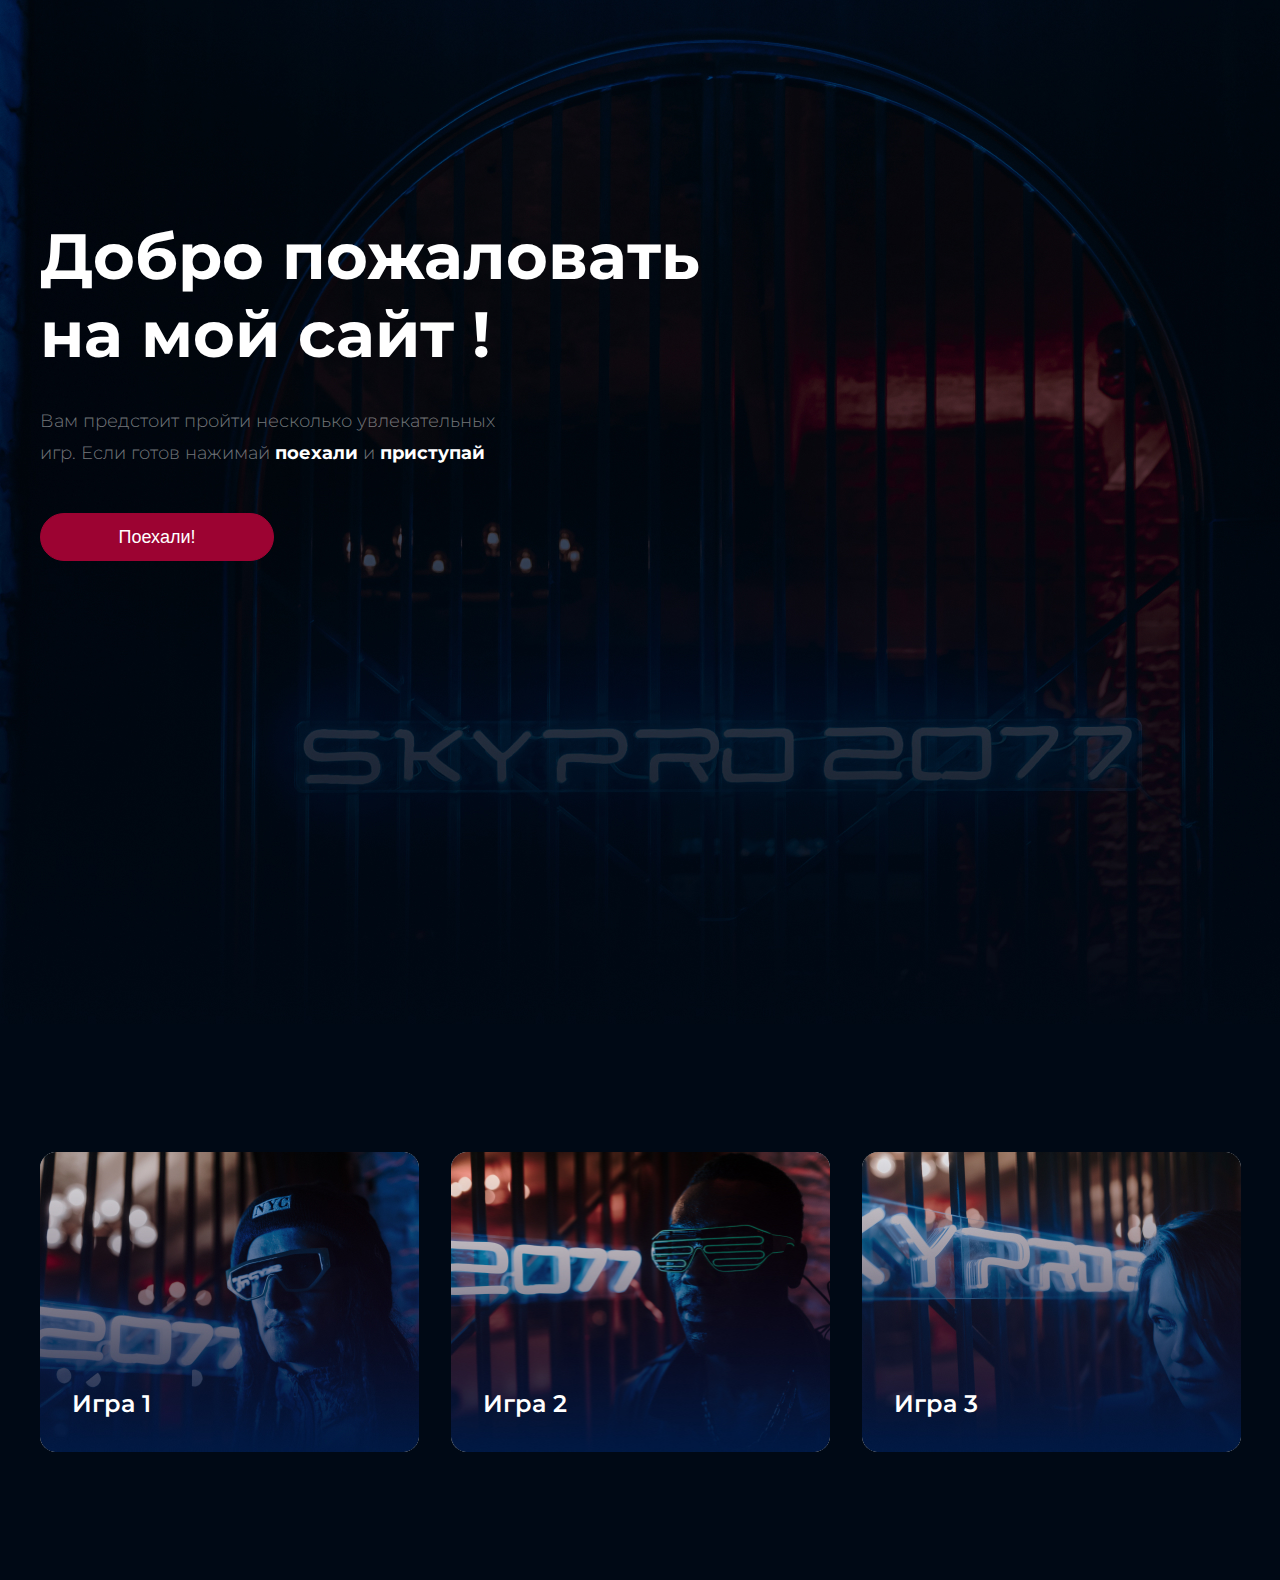
<file: index.html>
<!DOCTYPE html>
<html lang="en">
<head>
    <meta charset="UTF-8">
    <meta http-equiv="X-UA-Compatible" content="IE=edge">
    <meta name="viewport" content="width=device-width, initial-scale=1.0">
    <title>Домашняя работа</title>
    <link rel="preconnect" href="https://fonts.googleapis.com">
    <link rel="preconnect" href="https://fonts.gstatic.com" crossorigin>
    <link href="https://fonts.googleapis.com/css2?family=Montserrat:wght@400;500;600&family=Poppins:wght@100&display=swap" rel="stylesheet">
    <link rel="stylesheet" href="style.css">
</head>
<body>
    <div class="top center">
        <div class="header">
            <h1 class="header__text">Добро пожаловать </br> на мой сайт !</h1>
            <h2 class="header__content">Вам предстоит пройти несколько увлекательных </br> игр. Если готов нажимай <span class="header__content-white">поехали</span> и <span class="header__content-white">приступай</span></h2>
            <button class="header__button">Поехали!</button>
        </div>
    </div>
    <div class="middle center">
        <div class="games">
            <div class="games__game games__game-1">
                <p class="games__text">Игра 1</p>
            </div>
            <div class="games__game games__game-2">
                <p class="games__text">Игра 2</p>
            </div>
            <div class="games__game games__game-3">
                <p class="games__text">Игра 3</p>
            </div>
        </div>
    </div>
</body>
</html>
</file>
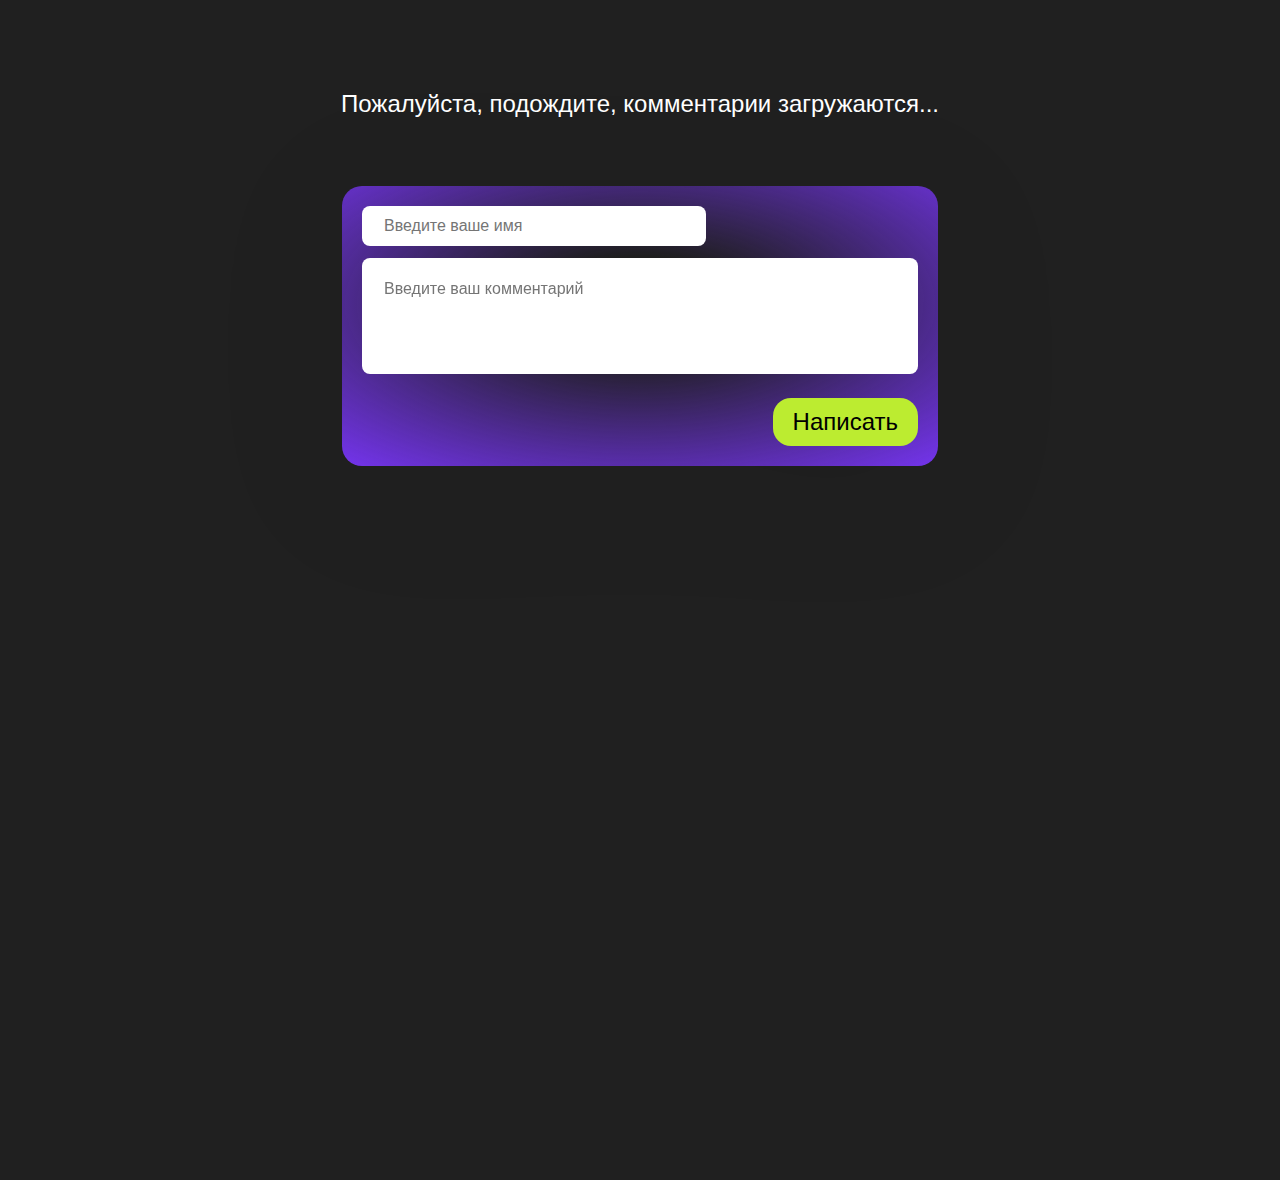
<file: hw-13/index.html>
<!DOCTYPE html>
<html>

<head>
  <title>Проект "Комменты"</title>
  <meta charset="utf-8" />
  <link rel="stylesheet" href="styles.css" />
  <style>
    .comment-text {
      white-space: pre-line;
    }

    #loadingMessage,
    #addingCommentMessage {
      background: #202020;
      padding: 10px;
      margin-bottom: 10px;
      text-align: center;
      font-family: Helvetica;
      font-size: 24px;
      color: #ffffff;
    }
  </style>
</head>

<body>
  <div class="container">
    <div id="loadingMessage">Пожалуйста, подождите, комментарии загружаются...</div>
    <ul class="comments" id="commentList">
    </ul>
    <div id="addingCommentMessage" style="display: none;">Комментарий добавляется...</div>
    <div class="add-form">
      <input type="text" class="add-form-name" id="nameInput" placeholder="Введите ваше имя" />
      <textarea type="textarea" class="add-form-text" id="commentInput" placeholder="Введите ваш комментарий"
        rows="4"></textarea>
      <div class="add-form-row">
        <button class="add-form-button" id="submitButton">Написать</button>
      </div>
    </div>
  </div>
</body>

<script>
  document.addEventListener("DOMContentLoaded", function () {
    const nameInput = document.getElementById("nameInput");
    const commentInput = document.getElementById("commentInput");
    const submitButton = document.getElementById("submitButton");
    const commentList = document.getElementById("commentList");
    const loadingMessage = document.getElementById("loadingMessage");

    let commentsData = [];

    const fetchComments = () => {
      return fetch("https://wedev-api.sky.pro/api/v1/aidar-sultanov/comments", {
        method: "GET",
      })
        .then((response) => {
          return response;
        })
        .then((response) => {
          return response.json();
        })
        .then((responseData) => {
          const getApiComments = responseData.comments.map((comment) => {
            return {
              author: comment.author.name,
              date: new Date(comment.date),
              likes: comment.likes,
              isLiked: false,
              text: comment.text,
            };
          });
          commentsData = getApiComments;
          loadingMessage.innerText = "";
          renderComments();
        })
    };

    fetchComments();


    function replyToComment(index) {
      const selectedComment = commentsData[index];
      const replyText = `> ${selectedComment.text}
${selectedComment.author} , `;
      commentInput.value = replyText + commentInput.value;
      commentInput.focus();
    }

    submitButton.addEventListener("click", function () {
      const name = escapeHtml(nameInput.value);
      const commentText = escapeHtml(commentInput.value);

      if (name.trim() === "" || commentText.trim() === "") {
        alert("Пожалуйста, заполните все поля.");
        return;
      }

      const newComment = {
        name: name,
        date: new Date(),
        text: commentText,
        likes: 0,
        isLiked: false,
      };

      document.querySelector(".add-form").style.display = "none";
      document.getElementById("addingCommentMessage").style.display = "block";

      const postComment = (newComment) => {
        fetch("https://wedev-api.sky.pro/api/v1/aidar-sultanov/comments", {
          method: "POST",
          body: JSON.stringify({
            name: newComment.name,
            text: newComment.text,
          }),
        })
          .then((response) => {
            return response.json();
          })
          .then((responseData) => {
            return fetch("https://wedev-api.sky.pro/api/v1/aidar-sultanov/comments", {
              method: "GET",
            })
          })
          .then((response) => {
            return response.json();
          })
          .then((responseData) => {
            const getApiComments = responseData.comments.map((comment) => {
              return {
                author: comment.author.name,
                date: new Date(comment.date),
                likes: comment.likes,
                isLiked: false,
                text: comment.text,
              };
            });
            commentsData = getApiComments;
            renderComments();
          })
          .then(() => {
            document.getElementById("addingCommentMessage").style.display = "none";
            document.querySelector(".add-form").style.display = "flex";
          });
      };

      postComment(newComment);

      nameInput.value = "";
      commentInput.value = "";

    });

    function escapeHtml(text) {
      return text.replaceAll("<", "&lt;").replaceAll(">", "&gt;");
    }

    function renderComments() {
      commentList.innerHTML = "";

      commentsData.forEach((comment, index) => {
        const commentItem =
          document.createElement("li");
        commentItem.className = "comment";
        commentItem.style.cursor = "pointer";

        commentItem.addEventListener("click", () => replyToComment(index));

        const commentHeader = document.createElement("div");
        commentHeader.className = "comment-header";
        commentHeader.innerHTML = `<div>${comment.author}</div><div>${comment.date.toLocaleString()}</div>`;

        const commentBody = document.createElement("div");
        commentBody.className = "comment-body";
        const commentTextDiv = document.createElement("div");
        commentTextDiv.className = "comment-text";
        commentTextDiv.innerHTML = comment.text;
        commentBody.appendChild(commentTextDiv);

        const commentFooter = document.createElement("div");
        commentFooter.className = "comment-footer";
        const likes = document.createElement("div");
        likes.className = "likes";
        const likeButton = document.createElement("button");
        likeButton.className = "like-button" + (comment.isLiked ? " -active-like" : "");
        likeButton.addEventListener("click", () => toggleLike(index));
        likes.innerHTML = `<span class="likes-counter">${comment.likes}</span>`;
        likes.appendChild(likeButton);

        commentFooter.appendChild(likes);
        commentItem.appendChild(commentHeader);
        commentItem.appendChild(commentBody);
        commentItem.appendChild(commentFooter);

        commentList.appendChild(commentItem);
      });
    }

    function toggleLike(index) {
      event.stopPropagation()
      commentsData[index].isLiked = !commentsData[index].isLiked;
      if (commentsData[index].isLiked) {
        commentsData[index].likes++;
      } else {
        commentsData[index].likes--;
      }

      renderComments();
    }

    renderComments();
  });
</script>

</html>
</file>
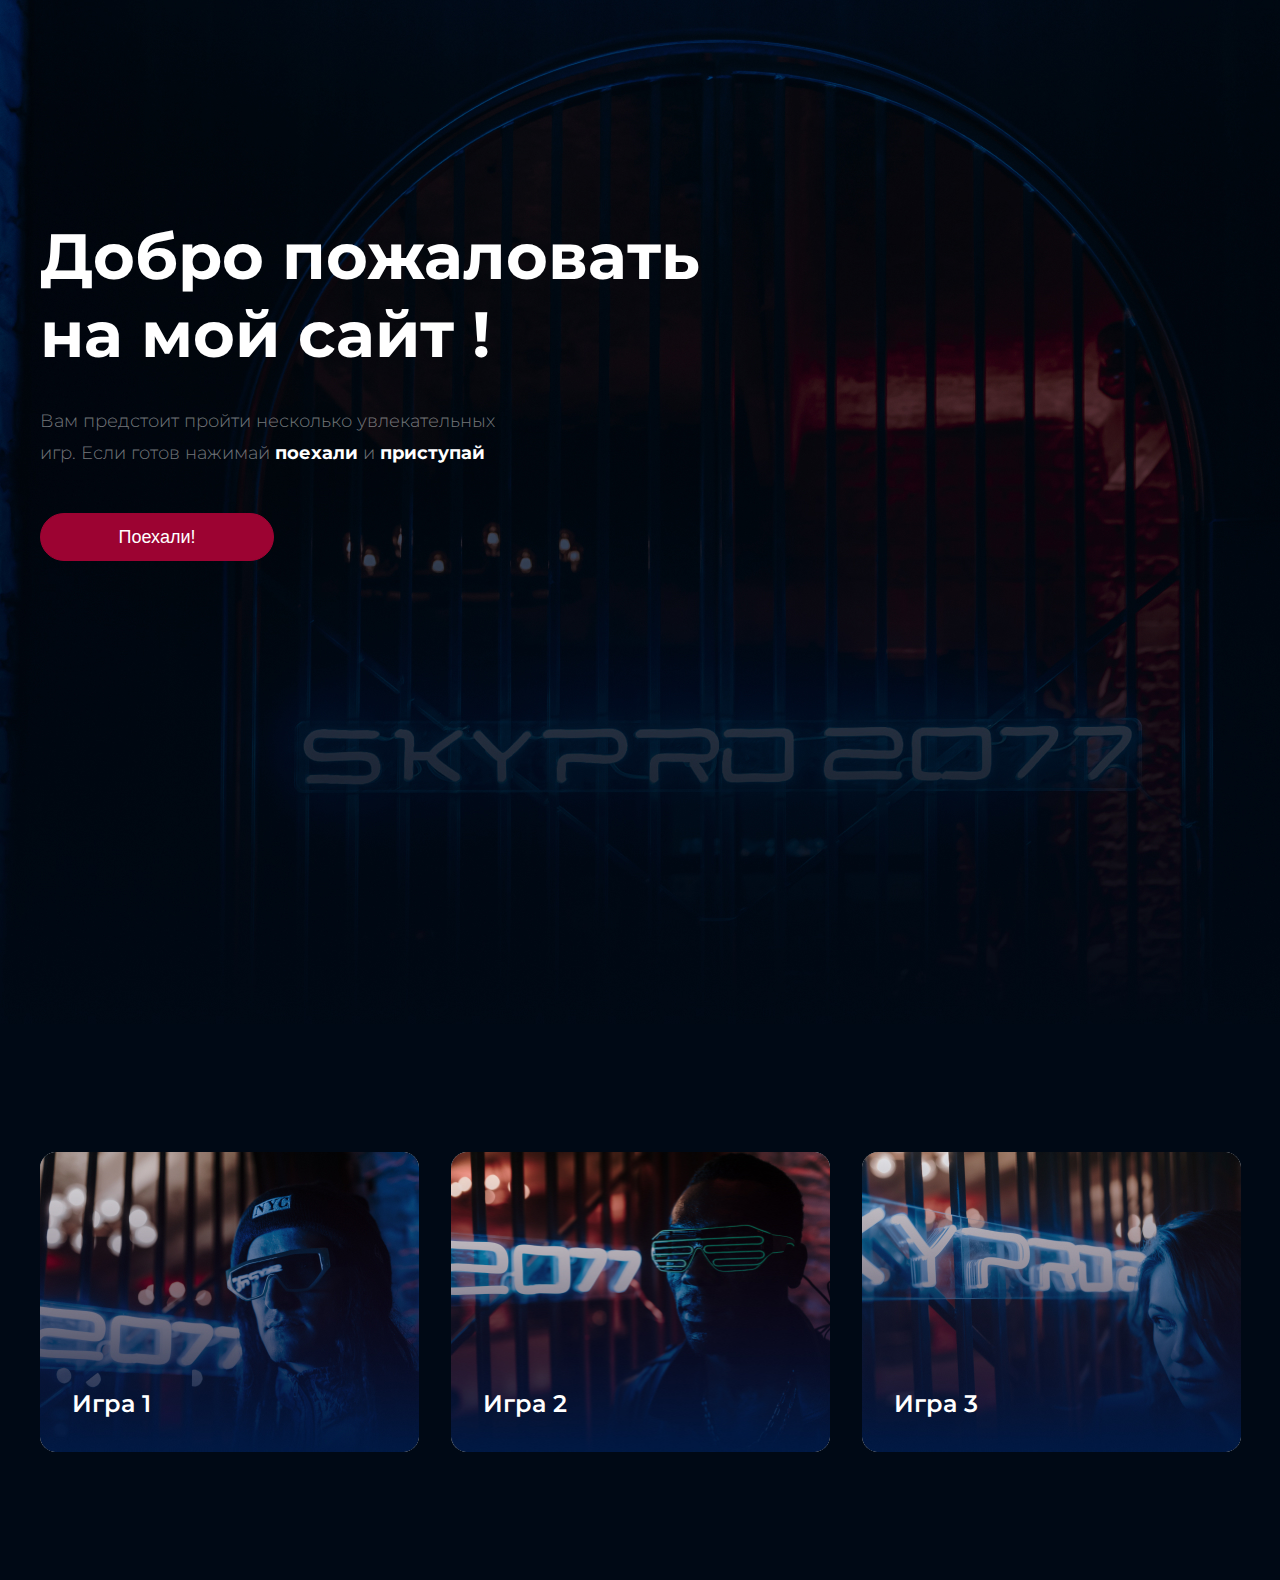
<file: 123123/site/index.html>
<!DOCTYPE html>
<html lang="en">
<head>
    <meta charset="UTF-8">
    <meta http-equiv="X-UA-Compatible" content="IE=edge">
    <meta name="viewport" content="width=device-width, initial-scale=1.0">
    <title>Домашняя работа</title>
    <link rel="preconnect" href="https://fonts.googleapis.com">
    <link rel="preconnect" href="https://fonts.gstatic.com" crossorigin>
    <link href="https://fonts.googleapis.com/css2?family=Montserrat:wght@400;500;600&family=Poppins:wght@100&display=swap" rel="stylesheet">
    <link rel="stylesheet" href="style.css">
</head>
<body>
    <div class="top center">
        <div class="header">
            <h1 class="header__text">Добро пожаловать </br> на мой сайт !</h1>
            <h2 class="header__content">Вам предстоит пройти несколько увлекательных </br> игр. Если готов нажимай <span class="header__content-white">поехали</span> и <span class="header__content-white">приступай</span></h2>
            <h2 class="header__content-mob">Вам предстоит пройти несколько </br> увлекательных игр. Если готов нажимай </br> <span class="header__content-white">поехали</span> и <span class="header__content-white">приступай</span></h2>
            <button class="header__button">Поехали!</button>
        </div>
    </div>
    <div class="middle center">
        <div class="games">
            <div class="games__game games__game-1">
                <p class="games__text">Игра 1</p>
            </div>
            <div class="games__game games__game-2">
                <p class="games__text">Игра 2</p>
            </div>
            <div class="games__game games__game-3">
                <p class="games__text">Игра 3</p>
            </div>
        </div>
    </div>
</body>
</html>
</file>
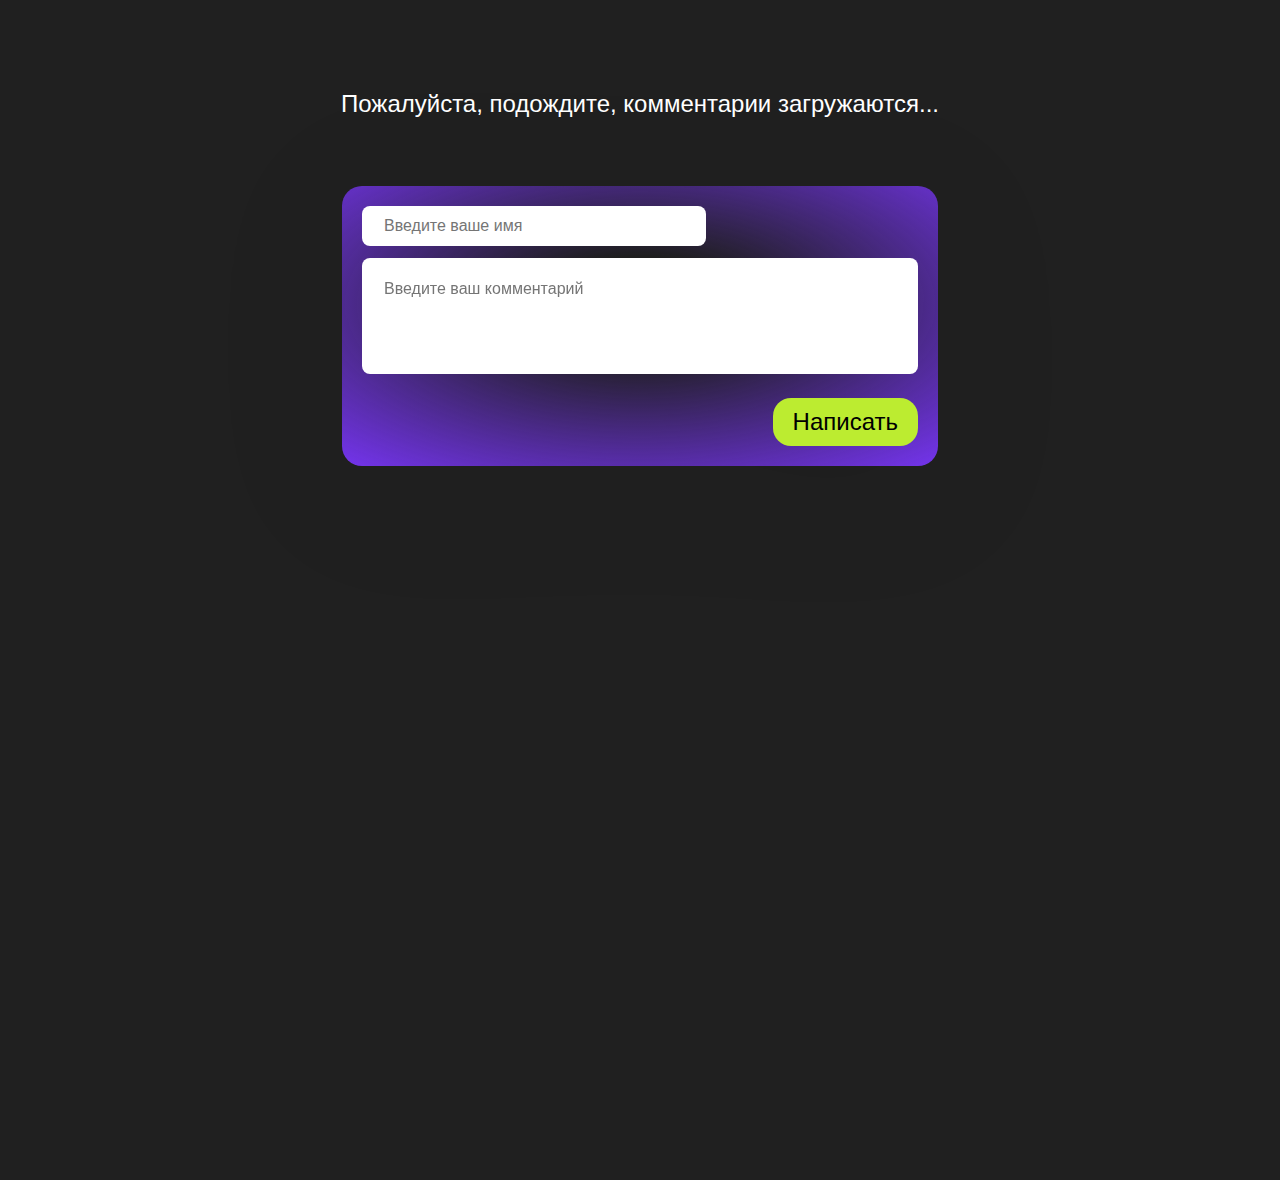
<file: hw-12/webdev-dom-homework/index.html>
<!DOCTYPE html>
<html>

<head>
  <title>Проект "Комменты"</title>
  <meta charset="utf-8" />
  <link rel="stylesheet" href="styles.css" />
  <style>
    .comment-text {
      white-space: pre-line;
    }

    #loadingMessage,
    #addingCommentMessage {
      background: #202020;
      padding: 10px;
      margin-bottom: 10px;
      text-align: center;
      font-family: Helvetica;
      font-size: 24px;
      color: #ffffff;
    }
  </style>
</head>


<body>
  <div class="container">
    <div id="loadingMessage">Пожалуйста, подождите, комментарии загружаются...</div>
    <ul class="comments" id="commentList">
    </ul>
    <div id="addingCommentMessage" style="display: none;">Комментарий добавляется...</div>
    <div class="add-form">
      <input type="text" class="add-form-name" id="nameInput" placeholder="Введите ваше имя" />
      <textarea type="textarea" class="add-form-text" id="commentInput" placeholder="Введите ваш комментарий"
        rows="4"></textarea>
      <div class="add-form-row">
        <button class="add-form-button" id="submitButton">Написать</button>
      </div>
    </div>
  </div>
</body>

<script>
  document.addEventListener("DOMContentLoaded", function () {
    const nameInput = document.getElementById("nameInput");
    const commentInput = document.getElementById("commentInput");
    const submitButton = document.getElementById("submitButton");
    const commentList = document.getElementById("commentList");
    const loadingMessage = document.getElementById("loadingMessage");

    let commentsData = [];

    const fetchComments = () => {
      return fetch("https://wedev-api.sky.pro/api/v1/aidar-sultanov/comments", {
        method: "GET",
      })
        .then((response) => {
          return response;
        })
        .then((response) => {
          return response.json();
        })
        .then((responseData) => {
          const getApiComments = responseData.comments.map((comment) => {
            return {
              author: comment.author.name,
              date: new Date(comment.date),
              likes: comment.likes,
              isLiked: false,
              text: comment.text,
            };
          });
          commentsData = getApiComments;
          loadingMessage.innerText = "";
          renderComments();
        })
    };

    fetchComments();


    function replyToComment(index) {
      const selectedComment = commentsData[index];
      const replyText = `> ${selectedComment.text}
${selectedComment.author} , `;
      commentInput.value = replyText + commentInput.value;
      commentInput.focus();
    }

    submitButton.addEventListener("click", function () {
      const name = escapeHtml(nameInput.value);
      const commentText = escapeHtml(commentInput.value);

      if (name.trim() === "" || commentText.trim() === "") {
        alert("Пожалуйста, заполните все поля.");
        return;
      }

      const newComment = {
        name: name,
        date: new Date(),
        text: commentText,
        likes: 0,
        isLiked: false,
      };

      document.querySelector(".add-form").style.display = "none";
      document.getElementById("addingCommentMessage").style.display = "block";

      const postComment = (newComment) => {
        fetch("https://wedev-api.sky.pro/api/v1/aidar-sultanov/comments", {
          method: "POST",
          body: JSON.stringify({
            name: newComment.name,
            text: newComment.text,
          }),
        })
          .then((response) => {
            return response.json();
          })
          .then((responseData) => {
            return fetch("https://wedev-api.sky.pro/api/v1/aidar-sultanov/comments", {
              method: "GET",
            })
          })
          .then((response) => {
            return response.json();
          })
          .then((responseData) => {
            const getApiComments = responseData.comments.map((comment) => {
              return {
                author: comment.author.name,
                date: new Date(comment.date),
                likes: comment.likes,
                isLiked: false,
                text: comment.text,
              };
            });
            commentsData = getApiComments;
            renderComments();
          })
          .then(() => {
            document.getElementById("addingCommentMessage").style.display = "none";
            document.querySelector(".add-form").style.display = "flex";
          });
      };

      postComment(newComment);

      nameInput.value = "";
      commentInput.value = "";

    });

    function escapeHtml(text) {
      return text.replaceAll("<", "&lt;").replaceAll(">", "&gt;");
    }

    function renderComments() {
      commentList.innerHTML = "";

      commentsData.forEach((comment, index) => {
        const commentItem =
          document.createElement("li");
        commentItem.className = "comment";
        commentItem.style.cursor = "pointer";

        commentItem.addEventListener("click", () => replyToComment(index));

        const commentHeader = document.createElement("div");
        commentHeader.className = "comment-header";
        commentHeader.innerHTML = `<div>${comment.author}</div><div>${comment.date.toLocaleString()}</div>`;

        const commentBody = document.createElement("div");
        commentBody.className = "comment-body";
        const commentTextDiv = document.createElement("div");
        commentTextDiv.className = "comment-text";
        commentTextDiv.innerHTML = comment.text;
        commentBody.appendChild(commentTextDiv);

        const commentFooter = document.createElement("div");
        commentFooter.className = "comment-footer";
        const likes = document.createElement("div");
        likes.className = "likes";
        const likeButton = document.createElement("button");
        likeButton.className = "like-button" + (comment.isLiked ? " -active-like" : "");
        likeButton.addEventListener("click", () => toggleLike(index));
        likes.innerHTML = `<span class="likes-counter">${comment.likes}</span>`;
        likes.appendChild(likeButton);

        commentFooter.appendChild(likes);
        commentItem.appendChild(commentHeader);
        commentItem.appendChild(commentBody);
        commentItem.appendChild(commentFooter);

        commentList.appendChild(commentItem);
      });
    }

    function toggleLike(index) {
      event.stopPropagation()
      commentsData[index].isLiked = !commentsData[index].isLiked;
      if (commentsData[index].isLiked) {
        commentsData[index].likes++;
      } else {
        commentsData[index].likes--;
      }

      renderComments();
    }

    renderComments();
  });
</script>

</html>
</file>
<file: style.css>
* {
  margin: 0;
  padding: 0;
}

body {
  font-family: "Montserrat", sans-serif;
}

.center {
  padding-left: calc(50% - 600px);
  padding-right: calc(50% - 600px);
}

.top {
  background-image: url(img/bkg.jpg);
  background-size: cover;
  height: 1024px;
}

.header {
  display: flex;
  flex-direction: column;
  padding-top: 217px;
  padding-bottom: 493px;
}
.header__text {
  color: #FFF;
  font-size: 64px;
  font-style: normal;
  font-weight: 700;
  line-height: normal;
  padding-bottom: 32px;
}
.header__content {
  color: rgba(255, 255, 255, 0.4509803922);
  font-size: 18px;
  font-style: normal;
  font-weight: 300;
  line-height: 32px;
  padding-bottom: 44px;
}
.header__content-white {
  color: #FFF;
  font-weight: 700;
}
.header__button:hover {
  background-color: #EB443F;
}
.header__button {
  transition: all 0.3s;
  background: #9C0332;
  border: 1px solid #9C0332;
  box-sizing: border-box;
  border-radius: 30px;
  width: 234px;
  height: 48px;
  color: #FFF;
  font-size: 18px;
  font-style: normal;
  font-weight: 400;
  line-height: normal;
}

.middle {
  background: #000915;
  height: 556px;
}

.games {
  display: flex;
  gap: 32px;
  padding-top: 128px;
}
.games__text {
  position: relative;
  bottom: 32px;
  left: 32px;
}
.games__game:hover {
  border: 3px solid #44D2FF;
}
.games__game {
  font-size: 24px;
  font-style: normal;
  font-weight: 600;
  line-height: 32px;
  color: #FFF;
  display: flex;
  flex-direction: column-reverse;
  border-radius: 16px;
  height: 300px;
  width: 379px;
  background-repeat: no-repeat;
  background-size: 100% 100%;
  flex-shrink: 0;
  box-sizing: border-box;
}
.games__game-1 {
  background-image: url(img/game1.jpg);
}
.games__game-2 {
  background-image: url(img/game2.jpg);
}
.games__game-3 {
  background-image: url(img/game3.jpg);
}/*# sourceMappingURL=style.css.map */
</file>
<file: hw-13/styles.css>
body {
    margin: 0;
  }

  .container {
    font-family: Helvetica;
    color: #ffffff;
    display: flex;
    flex-direction: column;
    align-items: center;
    padding-top: 80px;
    padding-bottom: 200px;
    background: #202020;
    min-height: 100vh;
  }

  .comments,
  .comment {
    margin: 0;
    padding: 0;
    list-style: none;
  }

  .comment,
  .add-form {
    width: 596px;
    box-sizing: border-box;
    background: radial-gradient(
      75.42% 75.42% at 50% 42.37%,
      rgba(53, 53, 53, 0) 22.92%,
      #7334ea 100%
    );
    filter: drop-shadow(0px 20px 67px rgba(0, 0, 0, 0.08));
    border-radius: 20px;
  }

  .comments {
    display: flex;
    flex-direction: column;
    gap: 24px;
  }

  .comment {
    padding: 48px;
  }

  .comment-header {
    font-size: 16px;
    display: flex;
    justify-content: space-between;
  }

  .comment-footer {
    display: flex;
    justify-content: flex-end;
  }

  .comment-body {
    margin-top: 32px;
    margin-bottom: 32px;
  }

  .comment-text {
    font-size: 32px;
  }

  .likes {
    display: flex;
    align-items: center;
  }

  .like-button {
    all: unset;
    cursor: pointer;
  }

  .likes-counter {
    font-size: 26px;
    margin-right: 8px;
  }

  .like-button {
    margin-left: 10px;
    background-image: url("data:image/svg+xml,%3Csvg width='22' height='20' viewBox='0 0 22 20' fill='none' xmlns='http://www.w3.org/2000/svg' %3E%3Cpath d='M11.11 16.9482L11 17.0572L10.879 16.9482C5.654 12.2507 2.2 9.14441 2.2 5.99455C2.2 3.81471 3.85 2.17984 6.05 2.17984C7.744 2.17984 9.394 3.26975 9.977 4.75204H12.023C12.606 3.26975 14.256 2.17984 15.95 2.17984C18.15 2.17984 19.8 3.81471 19.8 5.99455C19.8 9.14441 16.346 12.2507 11.11 16.9482ZM15.95 0C14.036 0 12.199 0.882834 11 2.26703C9.801 0.882834 7.964 0 6.05 0C2.662 0 0 2.6267 0 5.99455C0 10.1035 3.74 13.4714 9.405 18.5613L11 20L12.595 18.5613C18.26 13.4714 22 10.1035 22 5.99455C22 2.6267 19.338 0 15.95 0Z' fill='%23BCEC30' /%3E%3C/svg%3E");
    background-repeat: no-repeat;
    width: 22px;
    height: 22px;
  }

  .-active-like {
    background-image: url("data:image/svg+xml,%3Csvg width='22' height='20' viewBox='0 0 22 20' fill='none' xmlns='http://www.w3.org/2000/svg'%3E%3Cpath d='M15.95 0C14.036 0 12.199 0.882834 11 2.26703C9.801 0.882834 7.964 0 6.05 0C2.662 0 0 2.6267 0 5.99455C0 10.1035 3.74 13.4714 9.405 18.5613L11 20L12.595 18.5613C18.26 13.4714 22 10.1035 22 5.99455C22 2.6267 19.338 0 15.95 0Z' fill='%23BCEC30'/%3E%3C/svg%3E");
  }

  .add-form {
    padding: 20px;
    margin-top: 48px;
    display: flex;
    flex-direction: column;
  }

  .add-form-name,
  .add-form-text {
    font-size: 16px;
    font-family: Helvetica;
    border-radius: 8px;
    border: none;
  }

  .add-form-name {
    width: 300px;
    padding: 11px 22px;
  }

  .add-form-text {
    margin-top: 12px;
    padding: 22px;
    resize: none;
  }

  .add-form-row {
    display: flex;
    justify-content: flex-end;
  }

  .add-form-button {
    margin-top: 24px;
    font-size: 24px;
    padding: 10px 20px;
    background-color: #bcec30;
    border: none;
    border-radius: 18px;
    cursor: pointer;
  }

  .add-form-button:hover {
    opacity: 0.9;
  }
</file>
<file: 123123/site/style.css>
* {
  margin: 0;
  padding: 0;
}

body {
  font-family: "Montserrat", sans-serif;
}

.center {
  padding-left: calc(50% - 600px);
  padding-right: calc(50% - 600px);
}

.top {
  background-image: url(img/bkg.jpg);
  background-size: cover;
  height: 1024px;
}

.header {
  display: flex;
  flex-direction: column;
  padding-top: 217px;
  padding-bottom: 493px;
}
.header__text {
  color: #FFF;
  font-size: 64px;
  font-style: normal;
  font-weight: 700;
  line-height: normal;
  padding-bottom: 32px;
}
.header__content {
  color: rgba(255, 255, 255, 0.4509803922);
  font-size: 18px;
  font-style: normal;
  font-weight: 300;
  line-height: 32px;
  padding-bottom: 44px;
}
.header__content-white {
  color: #FFF;
  font-weight: 700;
}
.header__content-mob {
  display: none;
}
.header__button:hover {
  background-color: #EB443F;
}
.header__button {
  transition: all 0.3s;
  background: #9C0332;
  border: 1px solid #9C0332;
  box-sizing: border-box;
  border-radius: 30px;
  width: 234px;
  height: 48px;
  color: #FFF;
  font-size: 18px;
  font-style: normal;
  font-weight: 400;
  line-height: normal;
}

.middle {
  background: #000915;
  height: 556px;
}

.games {
  display: flex;
  gap: 32px;
  padding-top: 128px;
}
.games__text {
  position: relative;
  bottom: 32px;
  left: 32px;
}
.games__game:hover {
  border: 3px solid #44D2FF;
}
.games__game {
  font-size: 24px;
  font-style: normal;
  font-weight: 600;
  line-height: 32px;
  color: #FFF;
  display: flex;
  flex-direction: column-reverse;
  border-radius: 16px;
  height: 300px;
  width: 379px;
  background-repeat: no-repeat;
  background-size: 100% 100%;
  flex-shrink: 0;
  box-sizing: border-box;
}
.games__game-1 {
  background-image: url(img/game1.jpg);
}
.games__game-2 {
  background-image: url(img/game2.jpg);
}
.games__game-3 {
  background-image: url(img/game3.jpg);
}

@media (max-width: 767px) {
  .center {
    padding-left: 16px;
    padding-right: 16px;
  }
  .top {
    background-image: url(img/bkg-mob.jpg);
    background-size: cover;
    height: 735px;
  }
  .header {
    align-items: center;
  }
  .header__text {
    font-size: 32px;
    text-align: center;
  }
  .header__content {
    display: none;
  }
  .header__content-mob {
    font-size: 14px;
    text-align: center;
    padding-bottom: 32px;
    display: block;
    color: rgba(255, 255, 255, 0.4509803922);
    font-style: normal;
    font-weight: 300;
    line-height: 32px;
  }
  .games {
    flex-wrap: wrap;
  }
  .games__game {
    width: 343px;
  }
  .middle {
    height: 1221px;
  }
}/*# sourceMappingURL=style.css.map */
</file>
<file: hw-12/webdev-dom-homework/styles.css>
body {
    margin: 0;
  }

  .container {
    font-family: Helvetica;
    color: #ffffff;
    display: flex;
    flex-direction: column;
    align-items: center;
    padding-top: 80px;
    padding-bottom: 200px;
    background: #202020;
    min-height: 100vh;
  }

  .comments,
  .comment {
    margin: 0;
    padding: 0;
    list-style: none;
  }

  .comment,
  .add-form {
    width: 596px;
    box-sizing: border-box;
    background: radial-gradient(
      75.42% 75.42% at 50% 42.37%,
      rgba(53, 53, 53, 0) 22.92%,
      #7334ea 100%
    );
    filter: drop-shadow(0px 20px 67px rgba(0, 0, 0, 0.08));
    border-radius: 20px;
  }

  .comments {
    display: flex;
    flex-direction: column;
    gap: 24px;
  }

  .comment {
    padding: 48px;
  }

  .comment-header {
    font-size: 16px;
    display: flex;
    justify-content: space-between;
  }

  .comment-footer {
    display: flex;
    justify-content: flex-end;
  }

  .comment-body {
    margin-top: 32px;
    margin-bottom: 32px;
  }

  .comment-text {
    font-size: 32px;
  }

  .likes {
    display: flex;
    align-items: center;
  }

  .like-button {
    all: unset;
    cursor: pointer;
  }

  .likes-counter {
    font-size: 26px;
    margin-right: 8px;
  }

  .like-button {
    margin-left: 10px;
    background-image: url("data:image/svg+xml,%3Csvg width='22' height='20' viewBox='0 0 22 20' fill='none' xmlns='http://www.w3.org/2000/svg' %3E%3Cpath d='M11.11 16.9482L11 17.0572L10.879 16.9482C5.654 12.2507 2.2 9.14441 2.2 5.99455C2.2 3.81471 3.85 2.17984 6.05 2.17984C7.744 2.17984 9.394 3.26975 9.977 4.75204H12.023C12.606 3.26975 14.256 2.17984 15.95 2.17984C18.15 2.17984 19.8 3.81471 19.8 5.99455C19.8 9.14441 16.346 12.2507 11.11 16.9482ZM15.95 0C14.036 0 12.199 0.882834 11 2.26703C9.801 0.882834 7.964 0 6.05 0C2.662 0 0 2.6267 0 5.99455C0 10.1035 3.74 13.4714 9.405 18.5613L11 20L12.595 18.5613C18.26 13.4714 22 10.1035 22 5.99455C22 2.6267 19.338 0 15.95 0Z' fill='%23BCEC30' /%3E%3C/svg%3E");
    background-repeat: no-repeat;
    width: 22px;
    height: 22px;
  }

  .-active-like {
    background-image: url("data:image/svg+xml,%3Csvg width='22' height='20' viewBox='0 0 22 20' fill='none' xmlns='http://www.w3.org/2000/svg'%3E%3Cpath d='M15.95 0C14.036 0 12.199 0.882834 11 2.26703C9.801 0.882834 7.964 0 6.05 0C2.662 0 0 2.6267 0 5.99455C0 10.1035 3.74 13.4714 9.405 18.5613L11 20L12.595 18.5613C18.26 13.4714 22 10.1035 22 5.99455C22 2.6267 19.338 0 15.95 0Z' fill='%23BCEC30'/%3E%3C/svg%3E");
  }

  .add-form {
    padding: 20px;
    margin-top: 48px;
    display: flex;
    flex-direction: column;
  }

  .add-form-name,
  .add-form-text {
    font-size: 16px;
    font-family: Helvetica;
    border-radius: 8px;
    border: none;
  }

  .add-form-name {
    width: 300px;
    padding: 11px 22px;
  }

  .add-form-text {
    margin-top: 12px;
    padding: 22px;
    resize: none;
  }

  .add-form-row {
    display: flex;
    justify-content: flex-end;
  }

  .add-form-button {
    margin-top: 24px;
    font-size: 24px;
    padding: 10px 20px;
    background-color: #bcec30;
    border: none;
    border-radius: 18px;
    cursor: pointer;
  }

  .add-form-button:hover {
    opacity: 0.9;
  }
</file>
